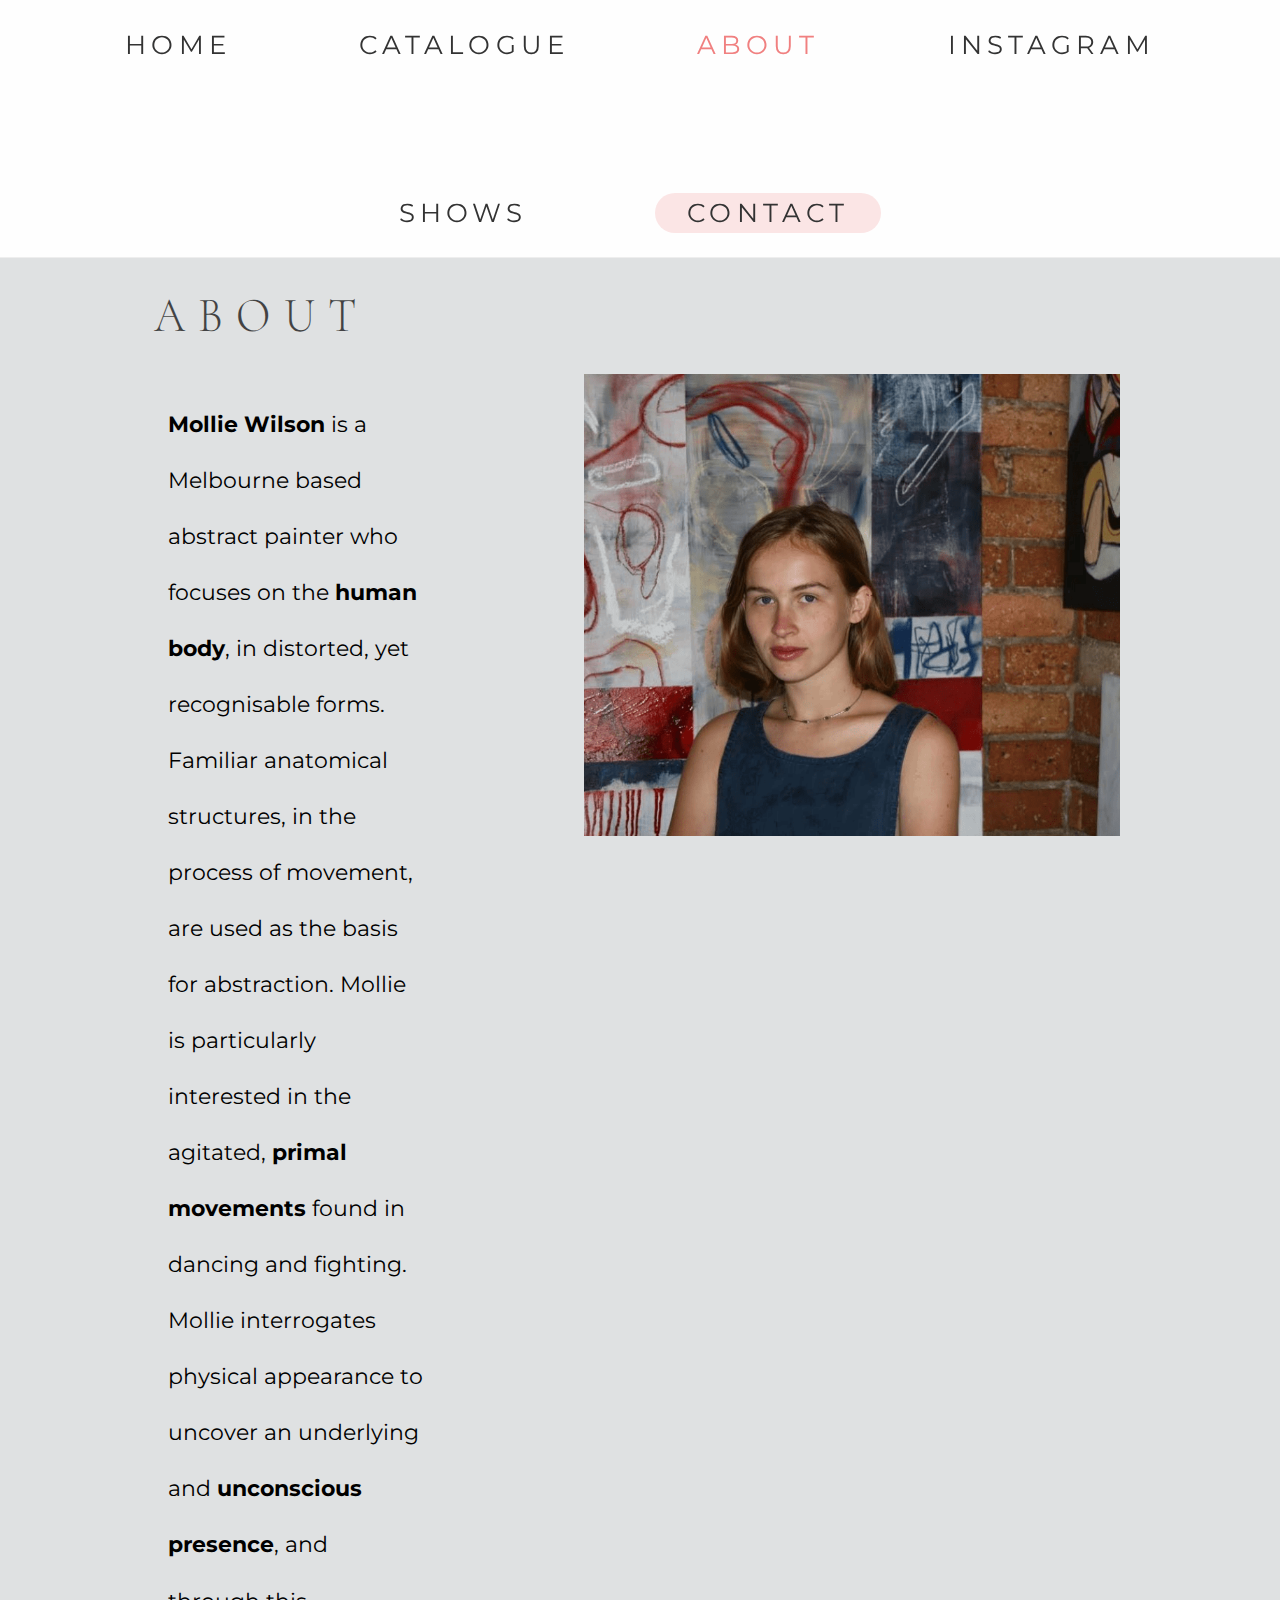
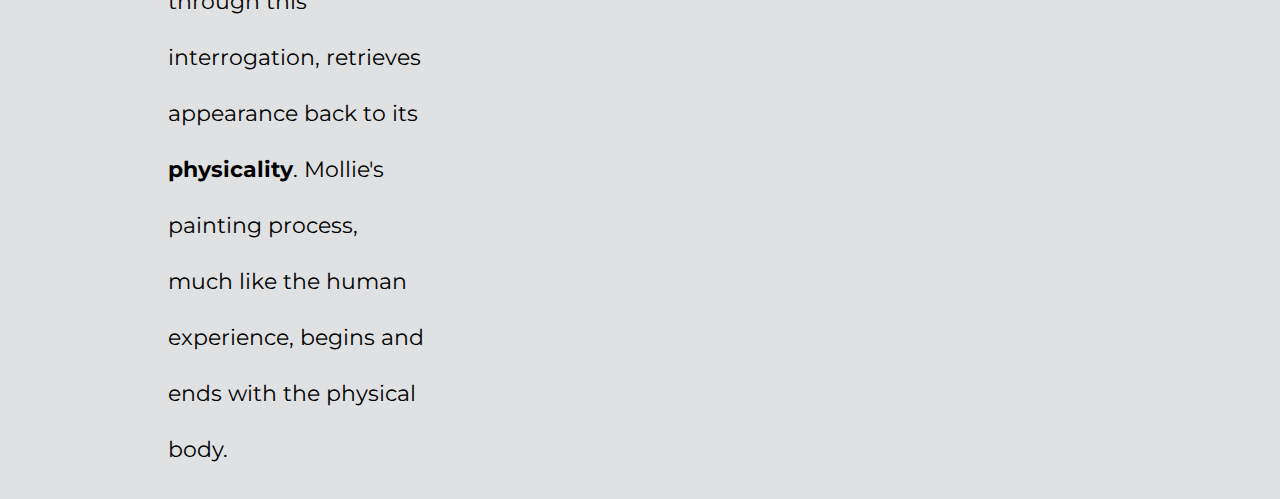
<file: pages/about.html>
<!DOCTYPE html>
<html lang="en">
<head>
    <meta charset="UTF-8">
    <meta name="viewport" content="width=device-width, initial-scale=1.0">
    <title>Mollie Wilson - Artist Page</title>
    <link rel="stylesheet" href="../css/about.css">
</head>
<body>

<nav>
    <a href="../index.html" id="home">HOME</a>
    <a href="../index.html#catalogue" id="catalogue">CATALOGUE</a>
    <a href="about.html" id="about">ABOUT</a>
    <a href="https://www.instagram.com/mollie_wilson">INSTAGRAM</a>
    <a href="shows.html" id="shows">SHOWS</a>
    <a href="contact.html" class="contact-btn">CONTACT</a>
</nav>

<header>
    <h1>ABOUT</h1>
</header>

<div id="aboutContainer">
    <p>
        <strong>Mollie Wilson</strong> is a Melbourne based abstract 
        painter who focuses on the <strong>human body</strong>, in 
        distorted, yet recognisable forms. Familiar anatomical structures, 
        in the process of movement, are used as the 
        basis for abstraction. Mollie is particularly interested in the 
        agitated, <strong>primal movements</strong> found in dancing and 
        fighting. Mollie interrogates physical appearance to uncover an 
        underlying and <strong>unconscious presence</strong>, and through this interrogation,
         retrieves appearance back to its <strong>physicality</strong>. 
         Mollie's painting process, much like the human experience, 
         begins and ends with the physical body.
    </p>
    <img src="../assets/mollieAboutPhoto.png" id="aboutPhoto"/>
</div>


<script src="../js/index.js"></script>

</body>
</html>
</file>
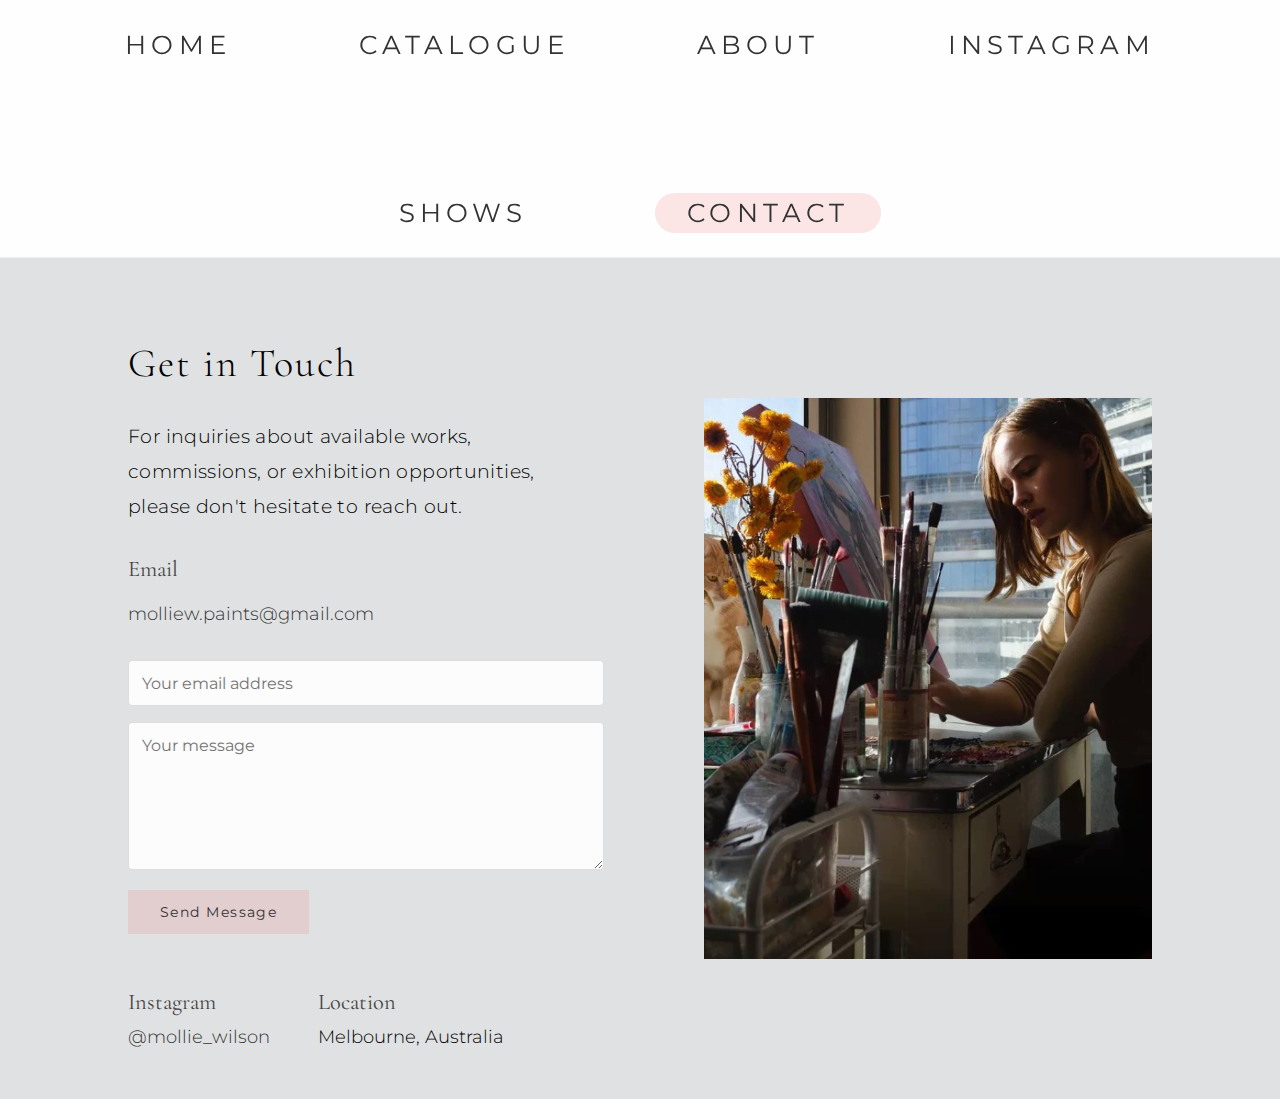
<file: pages/contact.html>
<!DOCTYPE html>
<html lang="en">
<head>
    <meta charset="UTF-8">
    <meta name="viewport" content="width=device-width, initial-scale=1.0">
    <title>Mollie Wilson - Contact</title>
    <link rel="stylesheet" href="../css/contact.css">
</head>
<body>

<nav>
    <a href="../index.html" id="home">HOME</a>
    <a href="../index.html#catalogue" id="catalogue">CATALOGUE</a>
    <a href="about.html">ABOUT</a>
    <a href="https://www.instagram.com/mollie_wilson">INSTAGRAM</a>
    <a href="shows.html" id="shows">SHOWS</a>
    <a href="contact.html" class="contact-btn">CONTACT</a>
</nav>

<div id="contactContainer">
    <div class="contact-info">
        <h2>Get in Touch</h2>
        <p>For inquiries about available works, commissions, or exhibition opportunities, please don't hesitate to reach out.</p>
        
        <div class="contact-details">
            <div class="contact-item">
                <h3>Email</h3>
                <p><a href="mailto:molliew.paints@gmail.com">molliew.paints@gmail.com</a></p>
                
                <form class="contact-form" 
                      name="contact" 
                      method="POST" 
                      data-netlify="true">
                    
                    <!-- Required hidden input -->
                    <input type="hidden" name="form-name" value="contact" />
                    
                    <div class="form-group">
                        <input type="email" 
                               id="email" 
                               name="email" 
                               placeholder="Your email address" 
                               required>
                    </div>
                    <div class="form-group">
                        <textarea id="message" 
                                  name="message" 
                                  placeholder="Your message" 
                                  required></textarea>
                    </div>
                    <button type="submit" id="submitButton">Send Message</button>
                </form>
            </div>
        </div>

        <div class="social-location">
            <div class="contact-item">
                <h3>Instagram</h3>
                <p><a href="https://www.instagram.com/mollie_wilson">@mollie_wilson</a></p>
            </div>
            
            <div class="contact-item">
                <h3>Location</h3>
                <p>Melbourne, Australia</p>
            </div>
        </div>
    </div>
    
    <div class="contact-image">
        <img src="../assets/contact-img.PNG" alt="Studio Image">
    </div>
</div>

<script src="../js/contact.js"></script>

<!-- Add this hidden form at the bottom of your body tag -->
<form name="contact" netlify netlify-honeypot="bot-field" hidden>
  <input type="email" name="email" />
  <textarea name="message"></textarea>
</form>

</body>
</html>
</file>
<file: css/about.css>
/* Import modern fonts */
@import url('https://fonts.googleapis.com/css2?family=Montserrat:wght@300;400;500&family=Cormorant+Garamond:wght@300;400;500&display=swap');

body {
  padding-top: 6rem;
  background-color: rgba(223, 225, 226, 255);
  font-family: 'Montserrat', sans-serif;
  margin: 0;
}

nav {
  display: flex;
  flex-wrap: wrap;
  justify-content: center;
  align-items: center;
  gap: 0.8rem;
  padding: 0.8rem;
  background-color: rgba(255, 255, 255, 0.95);
  width: 100%;
  border-bottom: 1px solid #eee;
  position: fixed;
  top: 0;
  z-index: 1000;
}

nav a {
  color: #333;
  text-decoration: none;
  text-transform: uppercase;
  font-size: 0.7rem;
  letter-spacing: 0.1em;
  padding: 0.3rem 0;
  position: relative;
}

nav a.contact-btn {
  background-color: rgba(240, 128, 128, 0.2);
  border-radius: 25px;
  padding: 0.3rem 2rem;
  transition: all 0.3s ease;
}

nav a.contact-btn:hover {
  background-color: lightcoral;
  color: white;
}

/* Tablet (768px and up) */
@media (min-width: 768px) {
  nav {
    gap: 2rem;
    position: sticky;
  }
  
  nav a {
    font-size: 1rem;
    letter-spacing: 0.15em;
  }
}

/* Desktop (1024px and up) */
@media (min-width: 1024px) {
  nav {
    gap: 8rem;
    padding: 1.5rem 0;
  }
  
  nav a {
    font-size: 1.6rem;
    letter-spacing: 0.2em;
  }
}

h2 {
  padding: 20px 110px;
}

p {
  padding: 110px 110px; /* Adjusted padding */
  max-width: 30em;
  line-height: 2.5;
  font-size: 22px;
  float: left; /* Float paragraph to the left */
  margin-left: 40px;
}

#about {
  color: lightcoral;
}

/* Mobile-first styles for about container */
#aboutContainer {
    display: flex;
    flex-direction: column;
    align-items: center;
    padding: 3rem 1rem;  /* Match index.css padding */
    gap: 2rem;
}

#aboutContainer p {
    width: 100%;        /* Full width on mobile */
    padding: 0 1rem;    /* Match index.css padding */
    box-sizing: border-box;
}

#aboutPhoto {
    width: 100%;        /* Full width on mobile */
    max-width: none;    /* Remove max-width constraint */
    padding: 0 2rem;    /* Match index.css padding */
    box-sizing: border-box;
}

/* Tablet and up (768px and up) */
@media (min-width: 768px) {
    body {
        padding-top: 0;  /* Remove padding when navbar becomes sticky */
    }

    #aboutContainer {
        flex-direction: row;  /* Side by side on larger screens */
        align-items: flex-start;
        padding: 0 10vw;
        gap: 10vw;
        margin-top: 0;
    }

    #aboutContainer p {
        font-size: 1.4rem;
        padding: 0;
    }

    #aboutPhoto {
        max-width: 600px;
       
    }
}

/* Mobile adjustments */
@media (max-width: 768px) {
    h1 {
        font-size: 11vw;
        padding-left: 14vw;  /* Match index.css */
    }

    nav {
        padding: 1rem 0;
        font-size: 0.8rem;
        gap: 1.5rem;
    }

    #aboutContainer {
        padding: 0 10vw;  /* Match the header padding */
    }

    #aboutContainer p {
        padding: 0;
        margin: 0;
        width: 100%;
        box-sizing: border-box;
    }

    #aboutPhoto {
        padding: 0 2rem;
        margin: 1rem 0;
        width: 100%;
        box-sizing: border-box;
    }
}

/* Smooth scroll behavior */
html {
  scroll-behavior: smooth;
}

header {
    position: relative;
    height: 10vh;
    display: flex;
    justify-content: flex-start;
    align-items: center;
    color: black;
    text-align: left;
    padding: 1vw 10vw;
    
}

h1 {
    font-family: 'Cormorant Garamond', serif;
    font-weight: 300;
    font-size: 3.5vw;
    letter-spacing: 0.3em;
    transform: scaleY(1.1);
    transform-origin: left;
    z-index: 1;
    opacity: 0.7;
    margin: 0;
    padding-left: 2vw;
}

/* Mobile adjustments */
@media (max-width: 768px) {
    h1 {
        font-size: 11vw;
        padding-left: 14vw;  /* Larger font size for mobile */
        padding-bottom: 2vh;
    }
}
</file>
<file: css/contact.css>
/* Import modern fonts */
@import url('https://fonts.googleapis.com/css2?family=Montserrat:wght@300;400;500&family=Cormorant+Garamond:wght@300;400;500&display=swap');

body {
    padding-top: 6rem;  /* Space for fixed navbar on mobile */
    background-color: rgba(223, 225, 226, 255);
    font-family: 'Montserrat', sans-serif;
    margin: 0;
}

nav {
    display: flex;
    flex-wrap: wrap;
    justify-content: center;
    align-items: center;
    gap: 0.8rem;
    padding: 0.8rem;
    background-color: rgba(255, 255, 255, 0.95);
    width: 100%;
    border-bottom: 1px solid #eee;
    position: fixed;
    top: 0;
    z-index: 1000;
}

nav a {
    color: #333;
    text-decoration: none;
    text-transform: uppercase;
    font-size: 0.7rem;
    letter-spacing: 0.1em;
    padding: 0.3rem 0;
    position: relative;
}

nav a.contact-btn {
    background-color: rgba(240, 128, 128, 0.2);
    border-radius: 25px;
    padding: 0.3rem 2rem;
    transition: all 0.3s ease;
}

nav a.contact-btn:hover {
    background-color: lightcoral;
    color: white;
}

#contact {
    color: lightcoral;
}

#contactContainer {
    display: flex;
    align-items: center;
    justify-content: center;
    padding: 3rem 10vw;
    gap: 10vw;
    min-height: 80vh;
}

.contact-info {
    flex: 1;
    max-width: 600px;
}

.contact-info h2 {
    font-family: 'Cormorant Garamond', serif;
    font-size: 2.5rem;
    font-weight: 300;
    margin-bottom: 2rem;
    letter-spacing: 0.05em;
}

.contact-info > p {
    font-size: 1.2rem;
    line-height: 1.8;
    margin-bottom: 2rem;
    font-weight: 300;
    letter-spacing: 0.02em;
}

.social-location {
    display: flex;
    justify-content: flex-start;
    gap: 3rem;
    margin-top: 2rem;
}

.social-location .contact-item {
    margin-bottom: 0;  /* Remove bottom margin since they're side by side */
}

.social-location .contact-item h3 {
    font-family: 'Cormorant Garamond', serif;
    font-size: 1.4rem;
    font-weight: 400;
    margin-bottom: 0.5rem;
    color: #444;
}

.social-location .contact-item p {
    font-size: 1.1rem;
    line-height: 1.6;
    font-weight: 300;
    margin: 0;
}

.contact-details {
    margin-bottom: 2rem;
}

.contact-item {
    margin-bottom: 1.5rem;
}

.contact-item h3 {
    font-family: 'Cormorant Garamond', serif;
    font-size: 1.4rem;
    font-weight: 400;
    margin-bottom: 0.5rem;
    color: #444;
}

.contact-item p {
    font-size: 1.1rem;
    line-height: 1.6;
    font-weight: 300;
}

.contact-item a {
    color: #333;
    text-decoration: none;
    transition: color 0.3s ease;
}

.contact-item a:hover {
    color: lightcoral;
}

.gallery-info h3 {
    font-family: 'Cormorant Garamond', serif;
    font-size: 1.4rem;
    font-weight: 400;
    margin-bottom: 0.5rem;
    color: #444;
}

.gallery-info p {
    font-size: 1.1rem;
    line-height: 1.8;
    font-weight: 300;
}

.contact-image {
    flex: 1;
    max-width: 600px;
    display: flex;
    align-items: center;
    align-self: center;
    height: 100%;
}

.contact-image img {
    width: 100%;
    height: auto;
    object-fit: cover;
}

/* Mobile adjustments */
@media (max-width: 768px) {
    nav {
        padding: 1rem 0;
        font-size: 0.8rem;
        gap: 1.5rem;
    }

    #contactContainer {
        flex-direction: column;
        padding: 3rem 1rem;
    }

    .contact-info {
        padding: 0 10vw;
    }

    .contact-image {
        margin-top: 2rem;
        padding: 0 2rem;
        width: 100%;
        box-sizing: border-box;
    }

    .contact-image img {
        width: 100%;
    }
}

/* Tablet (768px and up) */
@media (min-width: 768px) {
    nav {
        gap: 2rem;
        position: sticky;
    }
    
    nav a {
        font-size: 1rem;
        letter-spacing: 0.15em;
    }

    body {
        padding-top: 0;  /* Remove padding when navbar becomes sticky */
    }
}

/* Desktop (1024px and up) */
@media (min-width: 1024px) {
    nav {
        gap: 8rem;
        padding: 1.5rem 0;
    }
    
    nav a {
        font-size: 1.6rem;
        letter-spacing: 0.2em;
    }
}

/* Smooth scroll behavior */
html {
    scroll-behavior: smooth;
}

.contact-form {
    margin-top: 2rem;
}

.form-group {
    margin-bottom: 1rem;
}

.contact-form input,
.contact-form textarea {
    width: 100%;
    padding: 0.8rem;
    border: 1px solid #ddd;
    border-radius: 4px;
    font-family: 'Montserrat', sans-serif;
    font-size: 1rem;
    background-color: rgba(255, 255, 255, 0.9);
    transition: all 0.3s ease;
}

.contact-form textarea {
    height: 120px;
    resize: vertical;
}

.contact-form input:focus,
.contact-form textarea:focus {
    outline: none;
    border-color: lightcoral;
    box-shadow: 0 0 0 2px rgba(240, 128, 128, 0.1);
}

.contact-form button {
    background-color: rgba(240, 128, 128, 0.2);  /* Light coral with low opacity */
    border: none;
    color: #333;
    padding: 0.8rem 2rem;
    font-family: 'Montserrat', sans-serif;
    font-size: 0.9rem;
    letter-spacing: 0.1em;
    cursor: pointer;
    transition: all 0.3s ease;
}

.contact-form button:hover {
    background-color: lightcoral;  /* Full coral color on hover */
    border-color: lightcoral;
    color: white;
}

.contact-form button:disabled {
    cursor: default;
    opacity: 0.8;
}

.contact-form button.sent {
    background-color: lightcoral;
    color: white;
}

/* Add to mobile responsiveness */
@media (max-width: 768px) {
    .contact-form input,
    .contact-form textarea {
        font-size: 16px; /* Prevents zoom on mobile */
    }
}

/* Add to your existing CSS */
.hidden {
    display: none;
}
</file>
